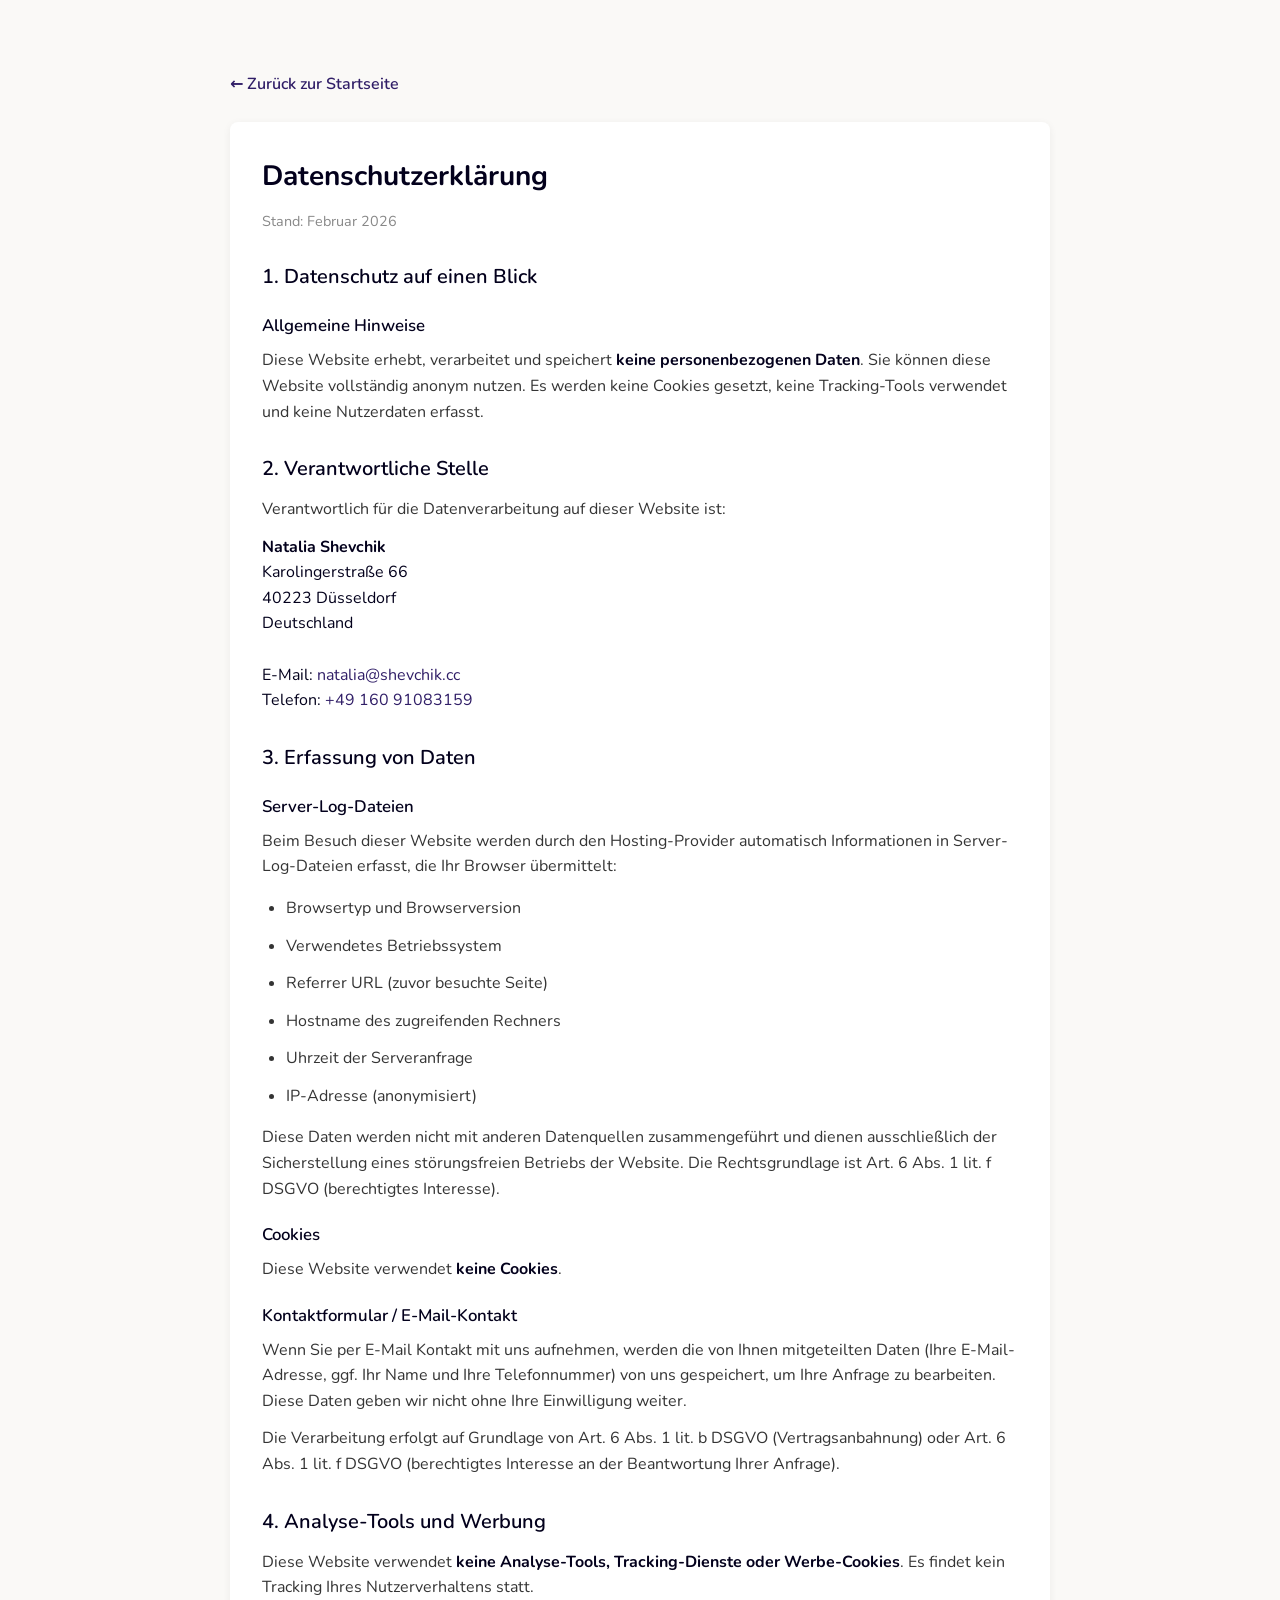
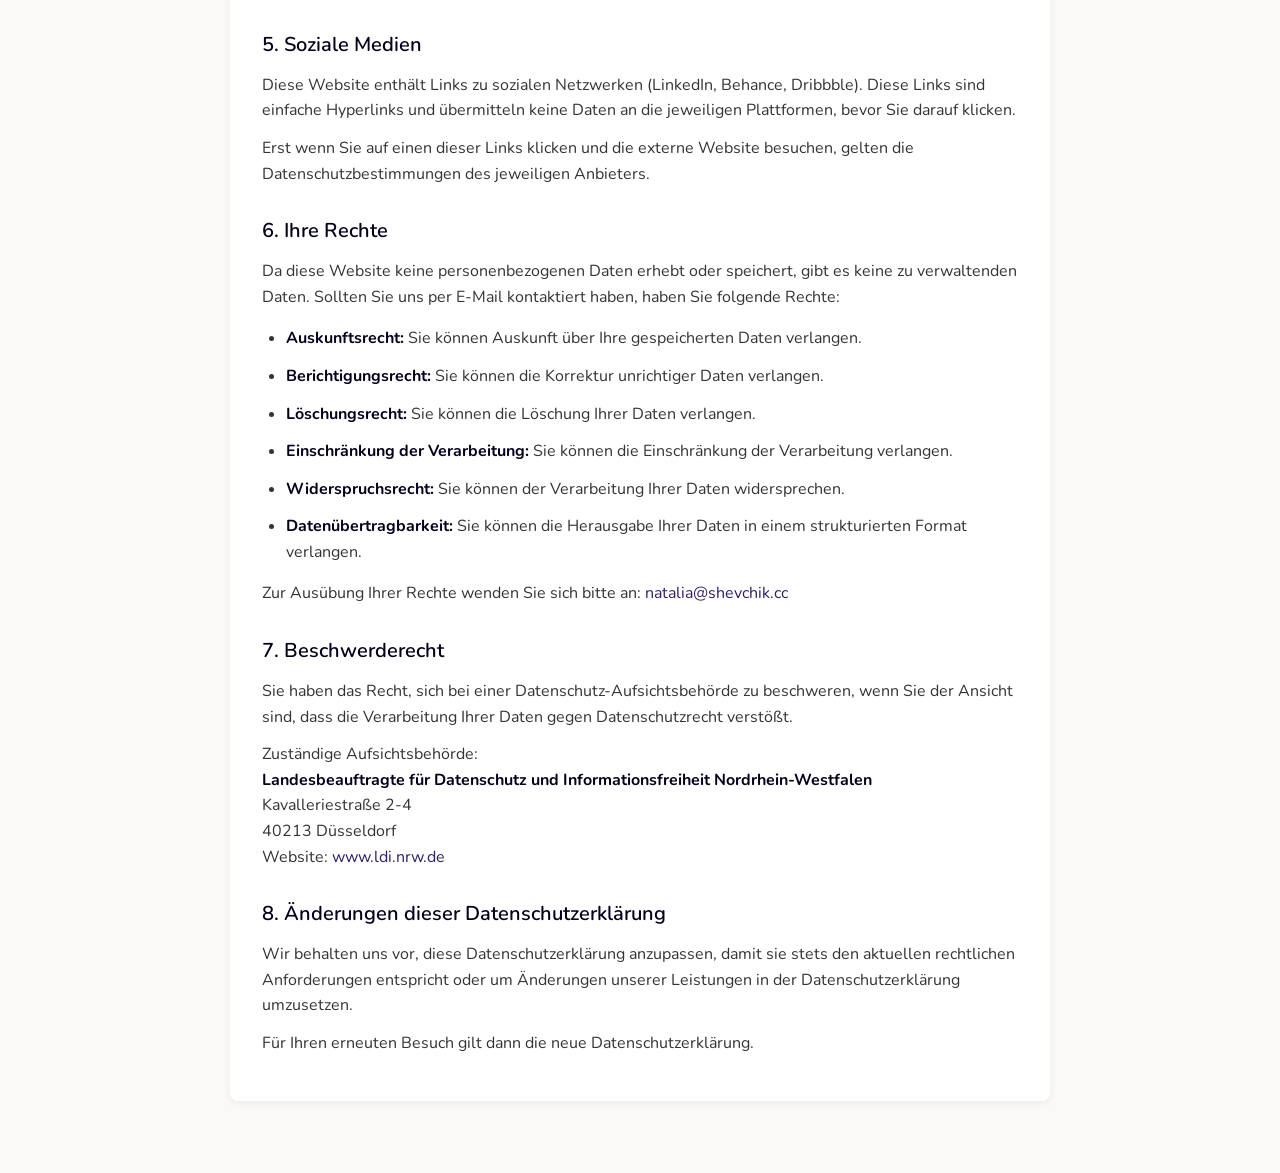
<file: datenschutz.html>
<!doctype html>
<html lang="de">
<head>
    <meta charset="utf-8" />
    <meta name="viewport" content="width=device-width,initial-scale=1" />
    <title>Datenschutzerklärung</title>
    <link rel="preconnect" href="https://fonts.googleapis.com" />
    <link rel="preconnect" href="https://fonts.gstatic.com" crossorigin />
    <link
      href="https://fonts.googleapis.com/css2?family=Nunito:wght@400;600;700&display=swap"
      rel="stylesheet"
    />
    <style>
        :root { 
            --bg:#FAF9F7; 
            --card:#fff; 
            --accent:#301E67; 
            --text-primary:#03001C; 
            --text-secondary:#343434; 
            font-family: 'Nunito', system-ui, -apple-system, Segoe UI, Roboto, sans-serif;
        }
        body { margin:0; background:var(--bg); color:var(--text-primary); line-height:1.6; }
        .wrap { max-width:820px; margin:48px auto; padding:24px; }
        .back-link { display:inline-block; margin-bottom:24px; color:var(--accent); text-decoration:none; font-weight:600; }
        .back-link:hover { text-decoration:underline; }
        .card { background:var(--card); border-radius:8px; box-shadow:0 2px 8px rgba(0,0,0,0.06); padding:32px; }
        h1 { margin:0 0 12px; font-size:1.75rem; color:var(--text-primary); font-weight:700; }
        h2 { margin:28px 0 12px; font-size:1.25rem; color:var(--text-primary); font-weight:600; }
        h3 { margin:20px 0 8px; font-size:1.05rem; color:var(--text-primary); font-weight:600; }
        p, li { color:var(--text-secondary); margin:0 0 12px; }
        ul { padding-left:24px; }
        a { color:var(--accent); text-decoration:none; }
        a:hover { text-decoration:underline; }
        strong { color:var(--text-primary); }
        .last-updated { font-size:0.9rem; color:#888; margin-bottom:20px; }
    </style>
</head>
<body>
    <main class="wrap">
        <a href="/" class="back-link">← Zurück zur Startseite</a>
        
        <section class="card" aria-labelledby="privacy-title">
            <h1 id="privacy-title">Datenschutzerklärung</h1>
            <p class="last-updated">Stand: Februar 2026</p>

            <h2>1. Datenschutz auf einen Blick</h2>
            
            <h3>Allgemeine Hinweise</h3>
            <p>
                Diese Website erhebt, verarbeitet und speichert <strong>keine personenbezogenen Daten</strong>. 
                Sie können diese Website vollständig anonym nutzen. Es werden keine Cookies gesetzt, 
                keine Tracking-Tools verwendet und keine Nutzerdaten erfasst.
            </p>

            <h2>2. Verantwortliche Stelle</h2>
            <p>
                Verantwortlich für die Datenverarbeitung auf dieser Website ist:
            </p>
            <address style="font-style:normal;">
                <strong>Natalia Shevchik</strong><br>
                Karolingerstraße 66<br>
                40223 Düsseldorf<br>
                Deutschland<br><br>
                E-Mail: <a href="mailto:natalia@shevchik.cc">natalia@shevchik.cc</a><br>
                Telefon: <a href="tel:+4916091083159">+49 160 91083159</a>
            </address>

            <h2>3. Erfassung von Daten</h2>
            
            <h3>Server-Log-Dateien</h3>
            <p>
                Beim Besuch dieser Website werden durch den Hosting-Provider automatisch Informationen 
                in Server-Log-Dateien erfasst, die Ihr Browser übermittelt:
            </p>
            <ul>
                <li>Browsertyp und Browserversion</li>
                <li>Verwendetes Betriebssystem</li>
                <li>Referrer URL (zuvor besuchte Seite)</li>
                <li>Hostname des zugreifenden Rechners</li>
                <li>Uhrzeit der Serveranfrage</li>
                <li>IP-Adresse (anonymisiert)</li>
            </ul>
            <p>
                Diese Daten werden nicht mit anderen Datenquellen zusammengeführt und dienen 
                ausschließlich der Sicherstellung eines störungsfreien Betriebs der Website. 
                Die Rechtsgrundlage ist Art. 6 Abs. 1 lit. f DSGVO (berechtigtes Interesse).
            </p>

            <h3>Cookies</h3>
            <p>
                Diese Website verwendet <strong>keine Cookies</strong>.
            </p>

            <h3>Kontaktformular / E-Mail-Kontakt</h3>
            <p>
                Wenn Sie per E-Mail Kontakt mit uns aufnehmen, werden die von Ihnen mitgeteilten Daten 
                (Ihre E-Mail-Adresse, ggf. Ihr Name und Ihre Telefonnummer) von uns gespeichert, 
                um Ihre Anfrage zu bearbeiten. Diese Daten geben wir nicht ohne Ihre Einwilligung weiter.
            </p>
            <p>
                Die Verarbeitung erfolgt auf Grundlage von Art. 6 Abs. 1 lit. b DSGVO 
                (Vertragsanbahnung) oder Art. 6 Abs. 1 lit. f DSGVO (berechtigtes Interesse 
                an der Beantwortung Ihrer Anfrage).
            </p>

            <h2>4. Analyse-Tools und Werbung</h2>
            <p>
                Diese Website verwendet <strong>keine Analyse-Tools, Tracking-Dienste oder Werbe-Cookies</strong>. 
                Es findet kein Tracking Ihres Nutzerverhaltens statt.
            </p>

            <h2>5. Soziale Medien</h2>
            <p>
                Diese Website enthält Links zu sozialen Netzwerken (LinkedIn, Behance, Dribbble). 
                Diese Links sind einfache Hyperlinks und übermitteln keine Daten an die jeweiligen 
                Plattformen, bevor Sie darauf klicken.
            </p>
            <p>
                Erst wenn Sie auf einen dieser Links klicken und die externe Website besuchen, 
                gelten die Datenschutzbestimmungen des jeweiligen Anbieters.
            </p>

            <h2>6. Ihre Rechte</h2>
            <p>
                Da diese Website keine personenbezogenen Daten erhebt oder speichert, 
                gibt es keine zu verwaltenden Daten. Sollten Sie uns per E-Mail kontaktiert haben, 
                haben Sie folgende Rechte:
            </p>
            <ul>
                <li><strong>Auskunftsrecht:</strong> Sie können Auskunft über Ihre gespeicherten Daten verlangen.</li>
                <li><strong>Berichtigungsrecht:</strong> Sie können die Korrektur unrichtiger Daten verlangen.</li>
                <li><strong>Löschungsrecht:</strong> Sie können die Löschung Ihrer Daten verlangen.</li>
                <li><strong>Einschränkung der Verarbeitung:</strong> Sie können die Einschränkung der Verarbeitung verlangen.</li>
                <li><strong>Widerspruchsrecht:</strong> Sie können der Verarbeitung Ihrer Daten widersprechen.</li>
                <li><strong>Datenübertragbarkeit:</strong> Sie können die Herausgabe Ihrer Daten in einem strukturierten Format verlangen.</li>
            </ul>
            <p>
                Zur Ausübung Ihrer Rechte wenden Sie sich bitte an: 
                <a href="mailto:natalia@shevchik.cc">natalia@shevchik.cc</a>
            </p>

            <h2>7. Beschwerderecht</h2>
            <p>
                Sie haben das Recht, sich bei einer Datenschutz-Aufsichtsbehörde zu beschweren, 
                wenn Sie der Ansicht sind, dass die Verarbeitung Ihrer Daten gegen Datenschutzrecht verstößt.
            </p>
            <p>
                Zuständige Aufsichtsbehörde:<br>
                <strong>Landesbeauftragte für Datenschutz und Informationsfreiheit Nordrhein-Westfalen</strong><br>
                Kavalleriestraße 2-4<br>
                40213 Düsseldorf<br>
                Website: <a href="https://www.ldi.nrw.de" target="_blank" rel="noopener">www.ldi.nrw.de</a>
            </p>

            <h2>8. Änderungen dieser Datenschutzerklärung</h2>
            <p>
                Wir behalten uns vor, diese Datenschutzerklärung anzupassen, damit sie stets 
                den aktuellen rechtlichen Anforderungen entspricht oder um Änderungen unserer 
                Leistungen in der Datenschutzerklärung umzusetzen.
            </p>
            <p>
                Für Ihren erneuten Besuch gilt dann die neue Datenschutzerklärung.
            </p>

        </section>
    </main>
</body>
</html>
</file>
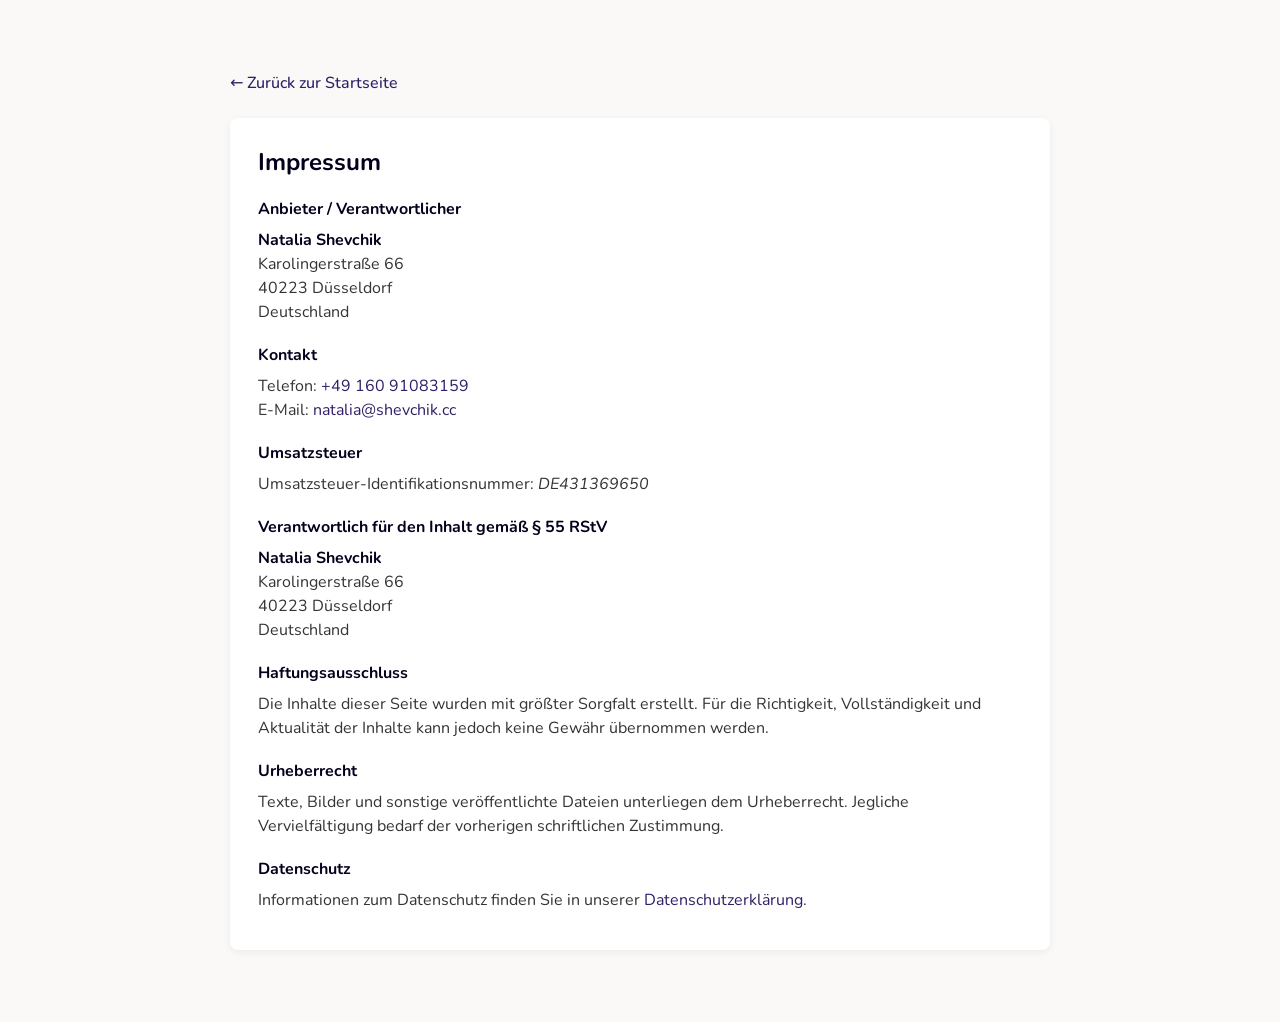
<file: impressum.html>
<!doctype html>
<html lang="de">
  <head>
    <meta charset="utf-8" />
    <meta name="viewport" content="width=device-width,initial-scale=1" />
    <link rel="preconnect" href="https://fonts.googleapis.com" />
    <link rel="preconnect" href="https://fonts.gstatic.com" crossorigin />
    <link
      href="https://fonts.googleapis.com/css2?family=Nunito:wght@400;600;700&display=swap"
      rel="stylesheet"
    />
    <title>Impressum</title>
    <style>
      :root {
        --bg: #faf9f7;
        --card: #fff;
        --accent: #301e67;
        --text-primary: #03001c;
        --text-secondary: #343434;
        font-family:
          "Nunito",
          system-ui,
          -apple-system,
          Segoe UI,
          Roboto,
          sans-serif;
      }
      body {
        margin: 0;
        background: var(--bg);
        color: var(--text-primary);
      }
      .wrap {
        max-width: 820px;
        margin: 48px auto;
        padding: 24px;
      }
      .back-link {
        display: inline-block;
        margin-bottom: 24px;
        color: var(--accent);
        text-decoration: none;
        font-weight: 500;
      }
      .back-link:hover {
        text-decoration: underline;
      }
      .card {
        background: var(--card);
        border-radius: 8px;
        box-shadow: 0 2px 8px rgba(0, 0, 0, 0.06);
        padding: 28px;
      }
      h1 {
        margin: 0 0 8px;
        font-size: 1.5rem;
        color: var(--text-primary);
      }
      h2 {
        margin: 20px 0 8px;
        font-size: 1rem;
        color: var(--text-primary);
      }
      p,
      address,
      li {
        color: var(--text-secondary);
        line-height: 1.5;
        margin: 0 0 10px;
      }
      address {
        font-style: normal;
      }
      a {
        color: var(--accent);
        text-decoration: none;
      }
      a:hover {
        text-decoration: underline;
      }
      strong {
        color: var(--text-primary);
      }
    </style>
  </head>
  <body>
    <main class="wrap">
      <a href="/" class="back-link">← Zurück zur Startseite</a>

      <section class="card" aria-labelledby="impressum-title">
        <h1 id="impressum-title">Impressum</h1>

        <h2>Anbieter / Verantwortlicher</h2>
        <address>
          <strong>Natalia Shevchik</strong><br />
          Karolingerstraße 66<br />
          40223 Düsseldorf<br />
          Deutschland
        </address>

        <h2>Kontakt</h2>
        <p>
          Telefon: <a href="tel:+4916091083159">+49 160 91083159</a><br />
          E‑Mail: <a href="mailto:natalia@shevchik.cc">natalia@shevchik.cc</a>
        </p>

        <h2>Umsatzsteuer</h2>
        <p>Umsatzsteuer‑Identifikationsnummer: <em>DE431369650</em></p>

        <h2>Verantwortlich für den Inhalt gemäß § 55 RStV</h2>
        <p>
          <strong>Natalia Shevchik</strong><br />
          Karolingerstraße 66<br />
          40223 Düsseldorf<br />
          Deutschland
        </p>

        <h2>Haftungsausschluss</h2>
        <p>
          Die Inhalte dieser Seite wurden mit größter Sorgfalt erstellt. Für die
          Richtigkeit, Vollständigkeit und Aktualität der Inhalte kann jedoch
          keine Gewähr übernommen werden.
        </p>

        <h2>Urheberrecht</h2>
        <p>
          Texte, Bilder und sonstige veröffentlichte Dateien unterliegen dem
          Urheberrecht. Jegliche Vervielfältigung bedarf der vorherigen
          schriftlichen Zustimmung.
        </p>

        <h2>Datenschutz</h2>
        <p>
          Informationen zum Datenschutz finden Sie in unserer
          <a href="./datenschutz.html">Datenschutzerklärung</a>.
        </p>
      </section>
    </main>
  </body>
</html>
</file>
